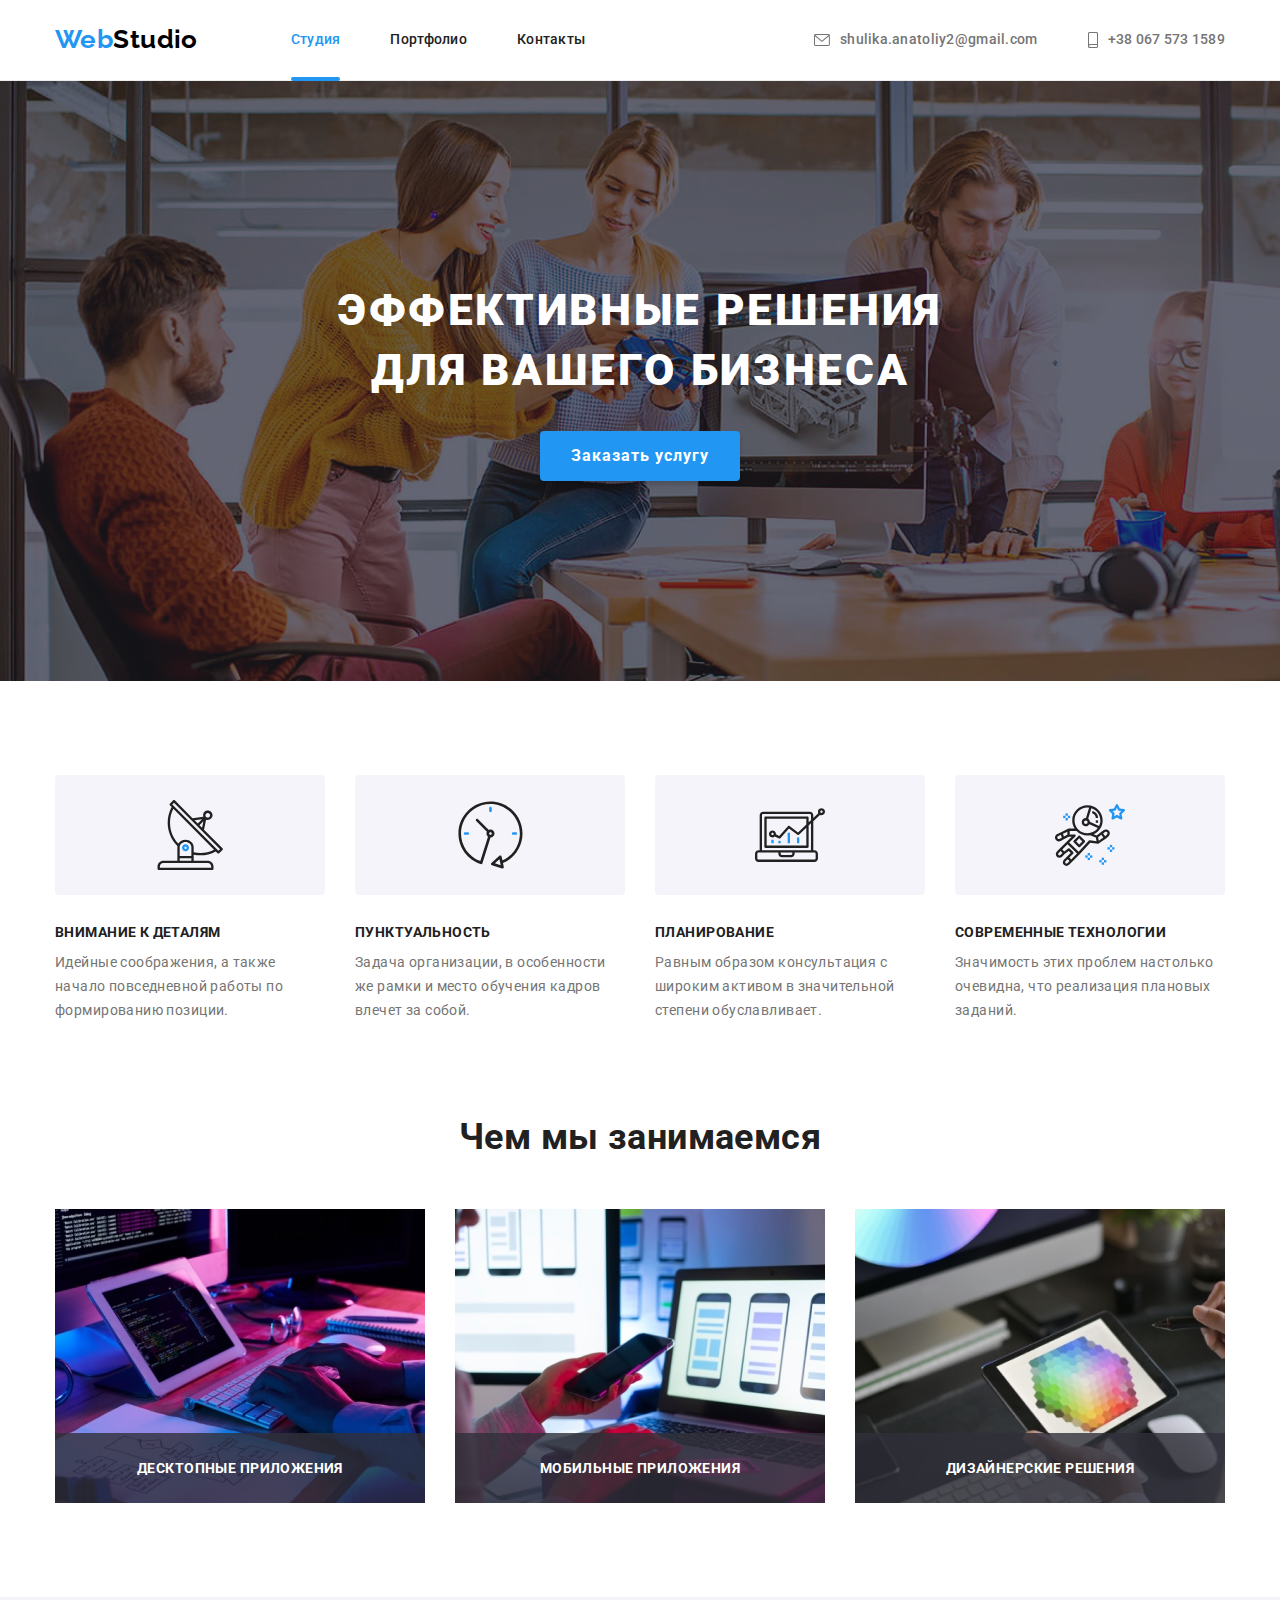
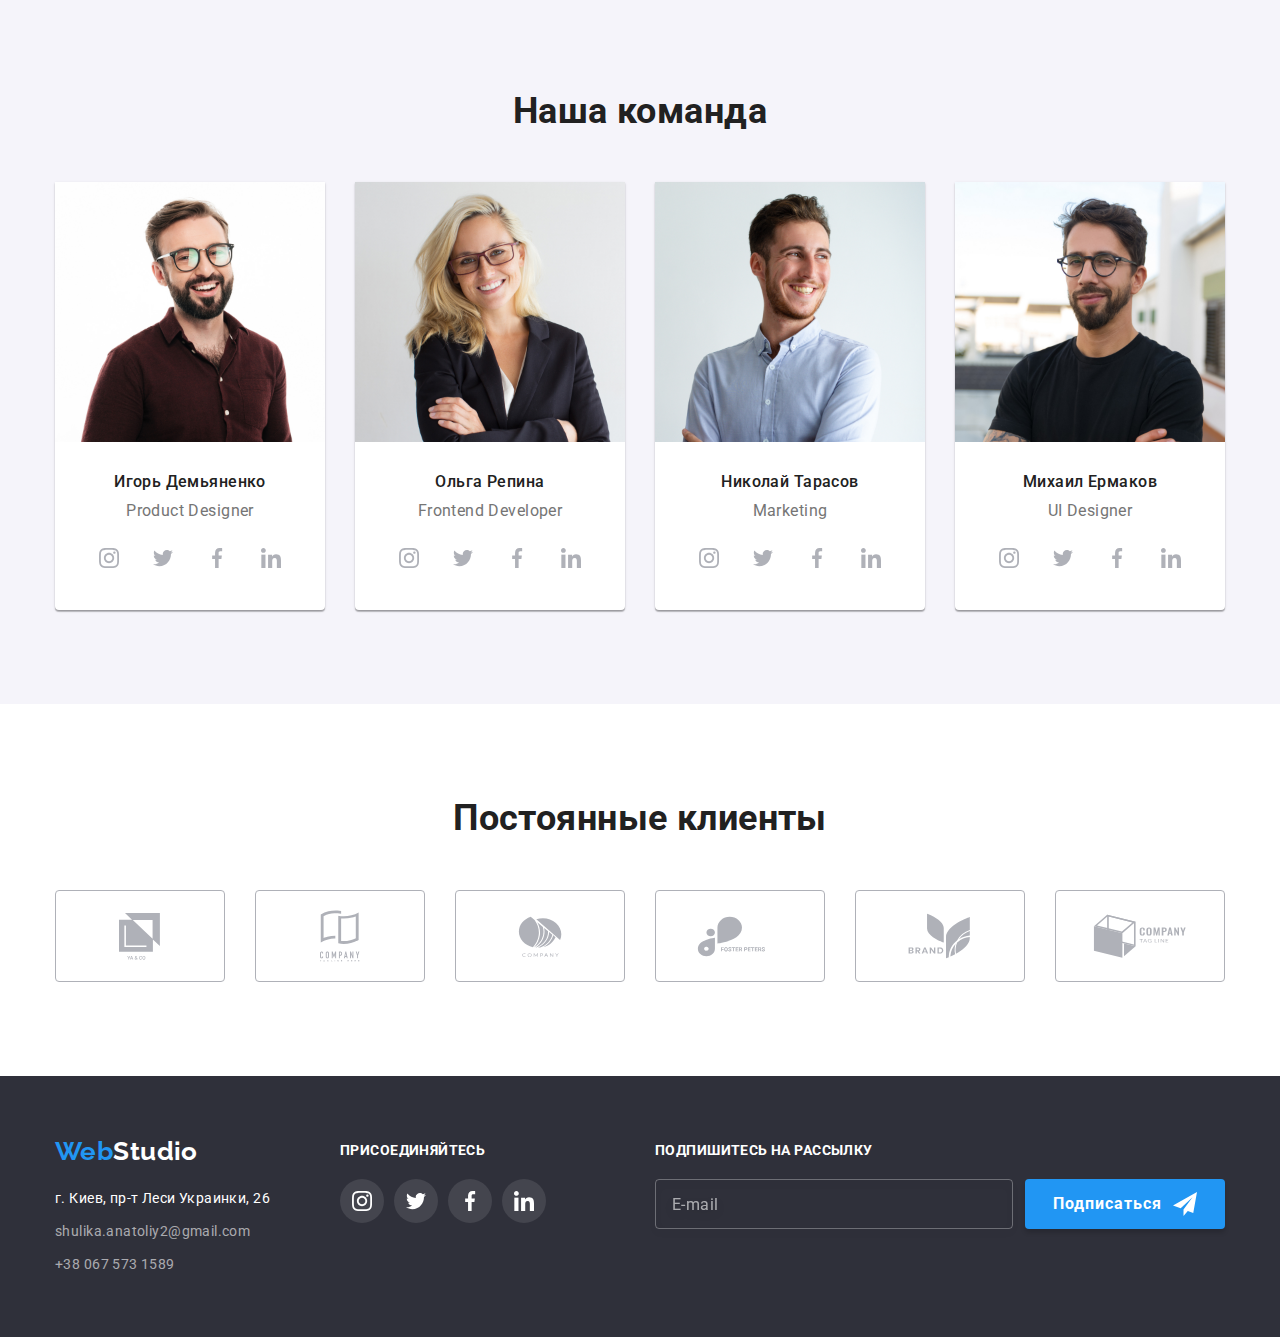
<file: index.html>
<!DOCTYPE html>
<html lang="ru">
  <head>
    <meta charset="UTF-8" />
    <meta http-equiv="X-UA-Compatible" content="IE=edge" />
    <meta name="viewport" content="width=device-width, initial-scale=1.0" />
    <link rel="preconnect" href="https://fonts.googleapis.com" />
    <link rel="preconnect" href="https://fonts.gstatic.com" crossorigin />
    <link
      href="https://fonts.googleapis.com/css2?family=Raleway:wght@700&family=Roboto:wght@400;500;700;900&display=swap"
      rel="stylesheet"
    />
    <link
      rel="stylesheet"
      href="https://cdnjs.cloudflare.com/ajax/libs/modern-normalize/1.1.0/modern-normalize.min.css"
    />
    <link rel="stylesheet" href="./styles/styles.css" />
    <title>GoIT Home Work 5</title>
  </head>
  <body>
    <!-- --------------------------------Header--------------------------------- -->
    <header class="header">
      <div class="container header-flex">
        <a class="logo" href="./index.html" lang="en"
          >Web<span class="logo-header">Studio</span></a
        >
        <!-- -----------------------Navigation -->
        <nav>
          <ul class="list-nav list">
            <li>
              <a class="header-link current" href="./index.html">Студия</a>
            </li>
            <li>
              <a class="header-link" href="./portfolio.html">Портфолио</a>
            </li>
            <li>
              <a
                class="header-link"
                href="https://github.com/anatoliyshulika/goit-markup-hw-01"
                >Контакты</a
              >
            </li>
          </ul>
        </nav>
        <!-- -----------------------Contacts -->
        <ul class="header-contact-list list">
          <li>
            <a
              class="header-link contact-link"
              href="mailto:shulika.anatoliy2@gmail.com"
              lang="en"
            >
              <svg class="icon" width="16" height="12">
                <use href="./images/svg/icons.svg#envelope"></use>
              </svg>
              <span>shulika.anatoliy2@gmail.com</span>
            </a>
          </li>
          <li>
            <a class="header-link contact-link" href="tel:+380675731589">
              <svg class="icon" width="10" height="16">
                <use href="./images/svg/icons.svg#smartphone"></use>
              </svg>
              <span>+38 067 573 1589</span></a
            >
          </li>
        </ul>
      </div>
    </header>
    <!-- --------------------------------Header--------------------------------- -->

    <!-- --------------------------------Main--------------------------------- -->
    <main>
      <!-- -----------------Hero -->
      <section class="section hero">
        <div class="box-title">
          <h1 class="hero-title">Эффективные решения для вашего бизнеса</h1>
        </div>
        <button class="hero-btn" type="button" data-modal-open>
          Заказать услугу
        </button>
      </section>
      <!-- ---Modal window- -->
      <div class="backdrop is-hidden" data-modal>
        <div class="modal">
          <button class="modal-close-btn" type="button" data-modal-close>
            <svg class="icon" width="18" height="18">
              <use href="./images/svg/icons.svg#close-black"></use>
            </svg>
          </button>
          <strong class="order-form-title"
            >Оставьте свои данные, мы вам перезвоним</strong
          >
          <form name="order-service" method="post">
            <label class="order-label">
              <span class="order-input-title">Имя</span>
              <div class="input-container">
                <input class="order-input" type="text" name="name" required />
                <svg class="input-icon" width="18" height="18">
                  <use href="./images/svg/icons.svg#person-black"></use>
                </svg>
              </div>
            </label>
            <label class="order-label">
              <span class="order-input-title">Телефон</span>
              <div class="input-container">
                <input class="order-input" type="tel" name="tel" required />
                <svg class="input-icon" width="18" height="18">
                  <use href="./images/svg/icons.svg#phone-black"></use>
                </svg>
              </div>
            </label>
            <label class="order-label">
              <span class="order-input-title">Почта</span>
              <div class="input-container">
                <input class="order-input" type="email" name="email" required />
                <svg class="input-icon" width="18" height="18">
                  <use href="./images/svg/icons.svg#email-black"></use>
                </svg>
              </div>
            </label>
            <label class="order-comment-label">
              <span class="order-input-title">Комментарий</span>
              <textarea
                class="comment-field"
                name="comment"
                placeholder="Введите текст"
              ></textarea>
            </label>
            <label class="agreement-label">
              <input
                class="native-checkbox visually-hidden"
                type="checkbox"
                name="agreement"
                required
              />
              <span class="my-checkbox">
                <svg class="check" width="17" height="13">
                  <use href="./images/svg/icons.svg#check"></use>
                </svg>
              </span>
              <span class="agreement-input-tekst"
                >Соглашаюсь с рассылкой и принимаю
                <a class="link-agreement" href="">Условия договора</a></span
              >
            </label>
            <button class="order-btn" type="submit">Отправить</button>
          </form>
        </div>
      </div>
      <!-- ---Modal window- -->
      <!-- -----------------Hero -->

      <!-- -----------------Our features -->
      <section class="section">
        <div class="container">
          <h2 class="visually-hidden">Наши особенности</h2>
          <ul class="list features-list">
            <li class="item">
              <div class="feature-icon">
                <svg width="70" height="70">
                  <use href="./images/svg/icons.svg#locator"></use>
                </svg>
              </div>
              <h3 class="titles features-title">Внимание к деталям</h3>
              <p class="features">
                Идейные соображения, а также начало повседневной работы по
                формированию позиции.
              </p>
            </li>
            <li class="item">
              <div class="feature-icon">
                <svg width="67" height="70">
                  <use href="./images/svg/icons.svg#clock"></use>
                </svg>
              </div>
              <h3 class="titles features-title">Пунктуальность</h3>
              <p class="features">
                Задача организации, в особенности же рамки и место обучения
                кадров влечет за собой.
              </p>
            </li>
            <li class="item">
              <div class="feature-icon">
                <svg width="70" height="70">
                  <use href="./images/svg/icons.svg#laptop"></use>
                </svg>
              </div>
              <h3 class="titles features-title">Планирование</h3>
              <p class="features">
                Равным образом консультация с широким активом в значительной
                степени обуславливает.
              </p>
            </li>
            <li class="item">
              <div class="feature-icon">
                <svg width="70" height="70">
                  <use href="./images/svg/icons.svg#astronaut"></use>
                </svg>
              </div>
              <h3 class="titles features-title">Современные технологии</h3>
              <p class="features">
                Значимость этих проблем настолько очевидна, что реализация
                плановых заданий.
              </p>
            </li>
          </ul>
        </div>
      </section>
      <!-- -----------------Our features -->

      <!-- -----------------What we do -->
      <section class="section what-we-do-section">
        <div class="container">
          <h2 class="content-title titles">Чем мы занимаемся</h2>
          <ul class="list what-we-do-list">
            <li class="item">
              <img
                src="./images/main-page/block-sheme.jpg"
                width="370"
                alt="Блок-схема рядом с компьютером"
              />
              <p class="what-we-do-title">Десктопные приложения</p>
            </li>
            <li class="item">
              <img
                src="./images/main-page/mobile-app.jpg"
                width="370"
                alt="Мобильный телефон в руках и на экране ноутбука"
              />
              <p class="what-we-do-title">Мобильные приложения</p>
            </li>
            <li class="item">
              <img
                src="./images/main-page/designig.jpg"
                width="370"
                alt="Рисунок на планешете"
              />
              <p class="what-we-do-title">Дизайнерские решения</p>
            </li>
          </ul>
        </div>
      </section>
      <!-- -----------------What we do -->

      <!-- -----------------Our team -->
      <section class="section our-team">
        <div class="container">
          <h2 class="content-title titles">Наша команда</h2>
          <ul class="list staff-list">
            <li class="staf-card item">
              <!-- Игоря Демьяненко -->
              <img
                src="./images/main-page/igor-demyanenko.jpg"
                width="270"
                alt="Фото Игоря Демьяненко Product Designer"
              />
              <div class="staff-discr">
                <h3 class="staff-title">Игорь Демьяненко</h3>
                <p class="major" lang="en">Product Designer</p>
                <ul class="list social-list">
                  <li class="item">
                    <a
                      class="social-link"
                      href=""
                      target="_blank"
                      rel="noreferrer noopener"
                      lang="en"
                      aria-label="instagram"
                    >
                      <svg class="icon" width="20" height="20">
                        <use href="./images/svg/icons.svg#instagram"></use>
                      </svg>
                    </a>
                  </li>
                  <li class="item">
                    <a
                      class="social-link"
                      href=""
                      target="_blank"
                      rel="noreferrer noopener"
                      lang="en"
                      aria-label="twitter"
                    >
                      <svg class="icon" width="20" height="20">
                        <use href="./images/svg/icons.svg#twitter"></use>
                      </svg>
                    </a>
                  </li>
                  <li class="item">
                    <a
                      class="social-link"
                      href="https://www.facebook.com/profile.php?id=100005367284716"
                      target="_blank"
                      rel="noreferrer noopener"
                      lang="en"
                      aria-label="facebook"
                    >
                      <svg class="icon" width="20" height="20">
                        <use href="./images/svg/icons.svg#facebook"></use>
                      </svg>
                    </a>
                  </li>
                  <li class="item">
                    <a
                      class="social-link"
                      href="https://www.linkedin.com/in/anatoliy-shulika-77a064154"
                      target="_blank"
                      rel="noreferrer noopener"
                      lang="en"
                      aria-label="linkedin"
                    >
                      <svg class="icon" width="20" height="20">
                        <use href="./images/svg/icons.svg#linkedin"></use>
                      </svg>
                    </a>
                  </li>
                </ul>
              </div>
            </li>
            <li class="staf-card item">
              <!-- Ольга Репина -->
              <img
                src="./images/main-page/olga-repina.jpg"
                width="270"
                alt="Фото Ольги Репиной Frontend Developer"
              />
              <div class="staff-discr">
                <h3 class="staff-title">Ольга Репина</h3>
                <p class="major" lang="en">Frontend Developer</p>
                <ul class="list social-list">
                  <li class="item">
                    <a
                      class="social-link"
                      href=""
                      target="_blank"
                      rel="noreferrer noopener"
                      lang="en"
                      aria-label="instagram"
                    >
                      <svg class="icon" width="20" height="20">
                        <use href="./images/svg/icons.svg#instagram"></use>
                      </svg>
                    </a>
                  </li>
                  <li class="item">
                    <a
                      class="social-link"
                      href=""
                      target="_blank"
                      rel="noreferrer noopener"
                      lang="en"
                      aria-label="twitter"
                    >
                      <svg class="icon" width="20" height="20">
                        <use href="./images/svg/icons.svg#twitter"></use>
                      </svg>
                    </a>
                  </li>
                  <li class="item">
                    <a
                      class="social-link"
                      href="https://www.facebook.com/profile.php?id=100005367284716"
                      target="_blank"
                      rel="noreferrer noopener"
                      lang="en"
                      aria-label="facebook"
                    >
                      <svg class="icon" width="20" height="20">
                        <use href="./images/svg/icons.svg#facebook"></use>
                      </svg>
                    </a>
                  </li>
                  <li class="item">
                    <a
                      class="social-link"
                      href="https://www.linkedin.com/in/anatoliy-shulika-77a064154"
                      target="_blank"
                      rel="noreferrer noopener"
                      lang="en"
                      aria-label="linkedin"
                    >
                      <svg class="icon" width="20" height="20">
                        <use href="./images/svg/icons.svg#linkedin"></use>
                      </svg>
                    </a>
                  </li>
                </ul>
              </div>
            </li>
            <li class="staf-card item">
              <!-- Николай Тарасов -->
              <img
                src="./images/main-page/nikolai-tarasov.jpg"
                width="270"
                alt="Фото Николая Тарасова Marketing"
              />
              <div class="staff-discr">
                <h3 class="staff-title">Николай Тарасов</h3>
                <p class="major" lang="en">Marketing</p>
                <ul class="list social-list">
                  <li class="item">
                    <a
                      class="social-link"
                      href=""
                      target="_blank"
                      rel="noreferrer noopener"
                      lang="en"
                      aria-label="instagram"
                    >
                      <svg class="icon" width="20" height="20">
                        <use href="./images/svg/icons.svg#instagram"></use>
                      </svg>
                    </a>
                  </li>
                  <li class="item">
                    <a
                      class="social-link"
                      href=""
                      target="_blank"
                      rel="noreferrer noopener"
                      lang="en"
                      aria-label="twitter"
                    >
                      <svg class="icon" width="20" height="20">
                        <use href="./images/svg/icons.svg#twitter"></use>
                      </svg>
                    </a>
                  </li>
                  <li class="item">
                    <a
                      class="social-link"
                      href="https://www.facebook.com/profile.php?id=100005367284716"
                      target="_blank"
                      rel="noreferrer noopener"
                      lang="en"
                      aria-label="facebook"
                    >
                      <svg class="icon" width="20" height="20">
                        <use href="./images/svg/icons.svg#facebook"></use>
                      </svg>
                    </a>
                  </li>
                  <li class="item">
                    <a
                      class="social-link"
                      href="https://www.linkedin.com/in/anatoliy-shulika-77a064154"
                      target="_blank"
                      rel="noreferrer noopener"
                      lang="en"
                      aria-label="linkedin"
                    >
                      <svg class="icon" width="20" height="20">
                        <use href="./images/svg/icons.svg#linkedin"></use>
                      </svg>
                    </a>
                  </li>
                </ul>
              </div>
            </li>
            <li class="staf-card item">
              <!-- Михаил Ермаков -->
              <img
                src="./images/main-page/mikhail-ermakov.jpg"
                width="270"
                alt="Фото Михаила Ермакова UI Designer"
              />
              <div class="staff-discr">
                <h3 class="staff-title">Михаил Ермаков</h3>
                <p class="major" lang="en">UI Designer</p>
                <ul class="list social-list">
                  <li class="item">
                    <a
                      class="social-link"
                      href=""
                      target="_blank"
                      rel="noreferrer noopener"
                      lang="en"
                      aria-label="instagram"
                    >
                      <svg class="icon" width="20" height="20">
                        <use href="./images/svg/icons.svg#instagram"></use>
                      </svg>
                    </a>
                  </li>
                  <li class="item">
                    <a
                      class="social-link"
                      href=""
                      target="_blank"
                      rel="noreferrer noopener"
                      lang="en"
                      aria-label="twitter"
                    >
                      <svg class="icon" width="20" height="20">
                        <use href="./images/svg/icons.svg#twitter"></use>
                      </svg>
                    </a>
                  </li>
                  <li class="item">
                    <a
                      class="social-link"
                      href="https://www.facebook.com/profile.php?id=100005367284716"
                      target="_blank"
                      rel="noreferrer noopener"
                      lang="en"
                      aria-label="facebook"
                    >
                      <svg class="icon" width="20" height="20">
                        <use href="./images/svg/icons.svg#facebook"></use>
                      </svg>
                    </a>
                  </li>
                  <li class="item">
                    <a
                      class="social-link"
                      href="https://www.linkedin.com/in/anatoliy-shulika-77a064154"
                      target="_blank"
                      rel="noreferrer noopener"
                      lang="en"
                      aria-label="linkedin"
                    >
                      <svg class="icon" width="20" height="20">
                        <use href="./images/svg/icons.svg#linkedin"></use>
                      </svg>
                    </a>
                  </li>
                </ul>
              </div>
            </li>
          </ul>
        </div>
      </section>
      <!-- -----------------Our team -->
      <!-- -----------------Regular customers -->
      <section class="section">
        <div class="container">
          <h2 class="content-title titles">Постоянные клиенты</h2>
          <ul class="list customers-list">
            <li class="item">
              <a
                class="customers-link"
                href=""
                target="_blank"
                rel="noreferrer noopener"
                lang="en"
                aria-label="ya&co"
              >
                <svg class="icon" width="41" height="47">
                  <use href="./images/svg/icons.svg#yaco"></use>
                </svg>
              </a>
            </li>
            <li class="item">
              <a
                class="customers-link"
                href=""
                target="_blank"
                rel="noreferrer noopener"
                lang="en"
                aria-label="company tagline here"
              >
                <svg class="icon" width="40" height="52">
                  <use href="./images/svg/icons.svg#tagline-here"></use>
                </svg>
              </a>
            </li>
            <li class="item">
              <a
                class="customers-link"
                href=""
                target="_blank"
                rel="noreferrer noopener"
                lang="en"
                aria-label="company"
              >
                <svg class="icon" width="44" height="41">
                  <use href="./images/svg/icons.svg#half-sfere"></use>
                </svg>
              </a>
            </li>
            <li class="item">
              <a
                class="customers-link"
                href=""
                target="_blank"
                rel="noreferrer noopener"
                lang="en"
                aria-label="foster peters"
              >
                <svg class="icon" width="85" height="41">
                  <use href="./images/svg/icons.svg#foster-peters"></use>
                </svg>
              </a>
            </li>
            <li class="item">
              <a
                class="customers-link"
                href=""
                target="_blank"
                rel="noreferrer noopener"
                lang="en"
                aria-label="brand"
              >
                <svg class="icon" width="63" height="46">
                  <use href="./images/svg/icons.svg#brand"></use>
                </svg>
              </a>
            </li>
            <li class="item">
              <a
                class="customers-link"
                href=""
                target="_blank"
                rel="noreferrer noopener"
                lang="en"
                aria-label="company tag line"
              >
                <svg class="icon" width="94" height="44">
                  <use href="./images/svg/icons.svg#tagline-company"></use>
                </svg>
              </a>
            </li>
          </ul>
        </div>
      </section>
      <!-- -----------------Regular customers -->
    </main>
    <!-- --------------------------------Main--------------------------------- -->

    <!-- --------------------------------Footer--------------------------------- -->
    <footer class="footer">
      <div class="container">
        <div class="footer-address">
          <a class="logo" href="./index.html" lang="en"
            >Web<span class="logo-footer">Studio</span></a
          >
          <address>
            <ul class="address-list">
              <li class="item">
                <p class="post-address">г. Киев, пр-т Леси Украинки, 26</p>
              </li>
              <li class="item">
                <p>
                  <a
                    class="link-address"
                    href="mailto:shulika.anatoliy2@gmail.com"
                    lang="en"
                    >shulika.anatoliy2@gmail.com</a
                  >
                </p>
              </li>
              <li class="item">
                <p>
                  <a class="link-address" href="tel:+380675731589"
                    >+38 067 573 1589</a
                  >
                </p>
              </li>
            </ul>
          </address>
        </div>
        <div>
          <p class="join">Присоединяйтесь</p>
          <ul class="list social-list social-footer">
            <li class="item">
              <a
                class="social-link"
                href=""
                target="_blank"
                rel="noreferrer noopener"
                lang="en"
                aria-label="instagram"
              >
                <svg class="icon" width="20" height="20">
                  <use href="./images/svg/icons.svg#instagram"></use>
                </svg>
              </a>
            </li>
            <li class="item">
              <a
                class="social-link"
                href=""
                target="_blank"
                rel="noreferrer noopener"
                lang="en"
                aria-label="twitter"
              >
                <svg class="icon" width="20" height="20">
                  <use href="./images/svg/icons.svg#twitter"></use>
                </svg>
              </a>
            </li>
            <li class="item">
              <a
                class="social-link"
                href="https://www.facebook.com/profile.php?id=100005367284716"
                target="_blank"
                rel="noreferrer noopener"
                lang="en"
                aria-label="facebook"
              >
                <svg class="icon" width="20" height="20">
                  <use href="./images/svg/icons.svg#facebook"></use>
                </svg>
              </a>
            </li>
            <li class="item">
              <a
                class="social-link"
                href="https://www.linkedin.com/in/anatoliy-shulika-77a064154"
                target="_blank"
                rel="noreferrer noopener"
                lang="en"
                aria-label="linkedin"
              >
                <svg class="icon" width="20" height="20">
                  <use href="./images/svg/icons.svg#linkedin"></use>
                </svg>
              </a>
            </li>
          </ul>
        </div>
        <div class="footer-form-container">
          <strong class="join">Подпишитесь на рассылку</strong>
          <form class="subscribe-form" name="subscribe" method="">
            <label>
              <input
                class="subscribe-input"
                type="email"
                placeholder="E-mail"
                required
              />
            </label>
            <button type="submit" class="subscribe-btn">
              Подписаться
              <svg class="icon" width="24" height="24">
                <use href="./images/svg/icons.svg#icon-send"></use>
              </svg>
            </button>
          </form>
        </div>
      </div>
    </footer>
    <!-- --------------------------------Footer--------------------------------- -->
    <script src="./js/modal.js"></script>
  </body>
</html>
</file>
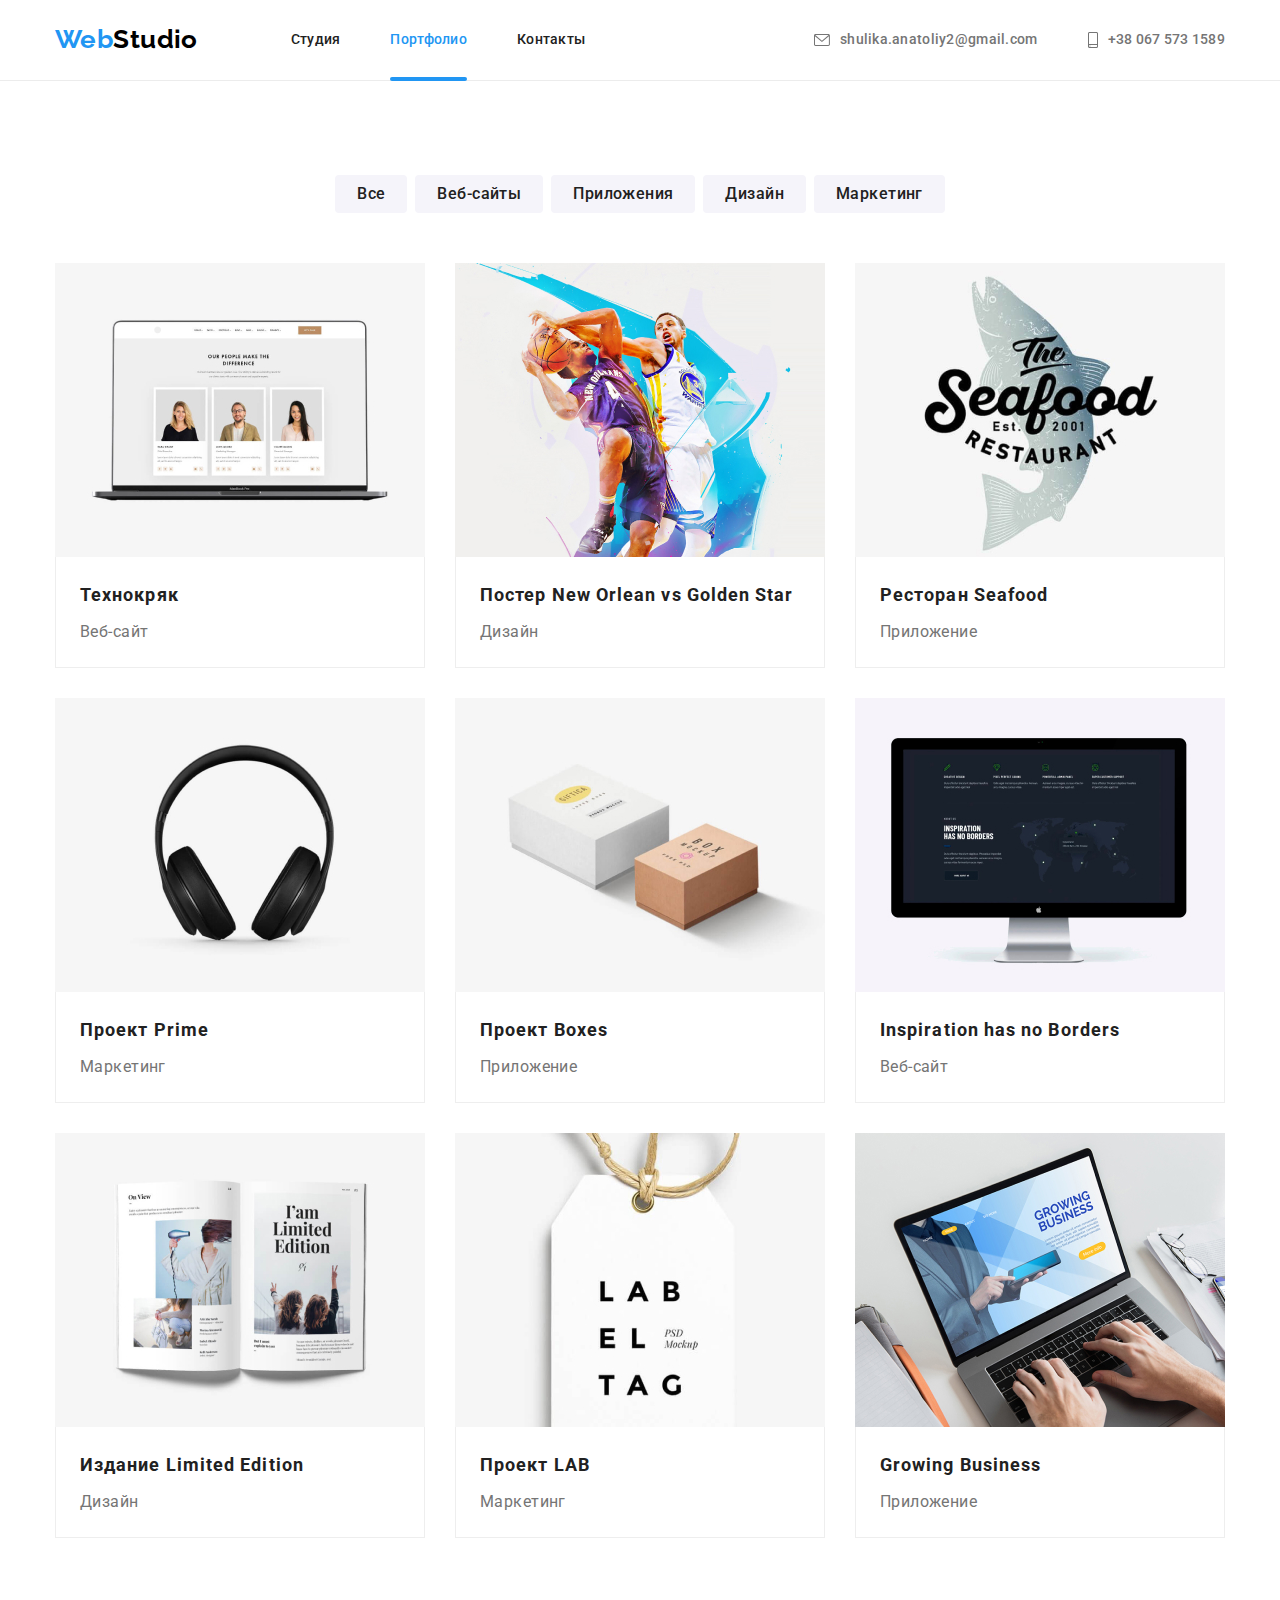
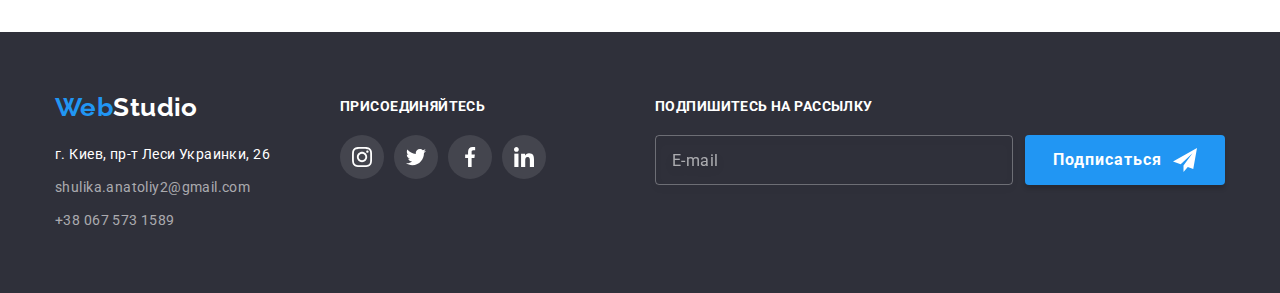
<file: portfolio.html>
<!DOCTYPE html>
<html lang="ru">
  <head>
    <meta charset="UTF-8" />
    <meta http-equiv="X-UA-Compatible" content="IE=edge" />
    <meta name="viewport" content="width=device-width, initial-scale=1.0" />
    <link rel="preconnect" href="https://fonts.googleapis.com" />
    <link rel="preconnect" href="https://fonts.gstatic.com" crossorigin />
    <link
      href="https://fonts.googleapis.com/css2?family=Raleway:wght@700&family=Roboto:wght@400;500;700;900&display=swap"
      rel="stylesheet"
    />
    <link
      rel="stylesheet"
      href="https://cdnjs.cloudflare.com/ajax/libs/modern-normalize/1.1.0/modern-normalize.min.css"
    />
    <link rel="stylesheet" href="./styles/styles.css" />
    <link rel="stylesheet" href="./js/modal.js" />
    <title>GoIT Home Work 4</title>
  </head>
  <body>
    <!-- --------------------------------Header--------------------------------- -->
    <header class="header">
      <div class="container header-flex">
        <a class="logo" href="./index.html" lang="en"
          >Web<span class="logo-header">Studio</span></a
        >
        <!-- -----------------------Navigation -->
        <nav>
          <ul class="list-nav list">
            <li>
              <a class="header-link" href="./index.html">Студия</a>
            </li>
            <li>
              <a class="header-link current" href="./portfolio.html"
                >Портфолио</a
              >
            </li>
            <li>
              <a
                class="header-link"
                href="https://github.com/anatoliyshulika/goit-markup-hw-01"
                >Контакты</a
              >
            </li>
          </ul>
        </nav>
        <!-- -----------------------Contacts -->
        <ul class="header-contact-list list">
          <li>
            <a
              class="header-link contact-link"
              href="mailto:shulika.anatoliy2@gmail.com"
              lang="en"
            >
              <svg class="icon" width="16" height="12">
                <use href="./images/svg/icons.svg#envelope"></use>
              </svg>
              <span>shulika.anatoliy2@gmail.com</span>
            </a>
          </li>
          <li>
            <a class="header-link contact-link" href="tel:+380675731589">
              <svg class="icon" width="10" height="16">
                <use href="./images/svg/icons.svg#smartphone"></use>
              </svg>
              <span>+38 067 573 1589</span></a
            >
          </li>
        </ul>
      </div>
    </header>
    <!-- --------------------------------Header--------------------------------- -->

    <!-- --------------------------------Main--------------------------------- -->
    <main>
      <section class="section">
        <div class="container">
          <h1 class="visually-hidden">Портфолио</h1>
          <ul class="btn-list">
            <li class="item">
              <button class="works-btn" type="button">Все</button>
            </li>
            <li class="item">
              <button class="works-btn" type="button">Веб-сайты</button>
            </li>
            <li class="item">
              <button class="works-btn" type="button">Приложения</button>
            </li>
            <li class="item">
              <button class="works-btn" type="button">Дизайн</button>
            </li>
            <li class="item">
              <button class="works-btn" type="button">Маркетинг</button>
            </li>
          </ul>
          <!-- ---------------work list -->
          <ul class="list work-list">
            <!-- Технокряк -->
            <li class="item">
              <a class="work-list-link" href="">
                <div class="card">
                  <img
                    src="./images/portfolio/tekhnokrak.jpg"
                    width="370"
                    height="294"
                    alt="Ноутбук с фото на экране"
                  />
                  <div class="overlay">
                    <p>
                      Ресурс предлагает комплексные предложения с разным уровнем
                      функционала и сервисов. Все это позволит посетителю
                      получить исчерпывающие сведения о компании или частном
                      лице.
                    </p>
                  </div>
                </div>
                <div class="card-container">
                  <h2 class="work-title titles">Технокряк</h2>
                  <p class="discr-title">Веб-сайт</p>
                </div>
              </a>
            </li>
            <!-- Постер New Orlean vs Golden Star -->
            <li class="item">
              <a class="work-list-link" href="">
                <div class="card">
                  <img
                    src="./images/portfolio/orlean-vs-golden-star.jpg"
                    width="370"
                    height="294"
                    alt="Постер New Orlean vs Golden Star"
                  />
                  <div class="overlay">
                    <p>
                      Ресурс предлагает комплексные предложения с разным уровнем
                      функционала и сервисов. Все это позволит посетителю
                      получить исчерпывающие сведения о компании или частном
                      лице.
                    </p>
                  </div>
                </div>
                <div class="card-container">
                  <h2 class="work-title titles">
                    Постер New Orlean vs Golden Star
                  </h2>
                  <p class="discr-title">Дизайн</p>
                </div>
              </a>
            </li>
            <!-- Ресторан Seafood -->
            <li class="item">
              <a class="work-list-link" href="">
                <div class="card">
                  <img
                    src="./images/portfolio/seafood.jpg"
                    width="370"
                    height="294"
                    alt="Логотип ресторана сифуд"
                  />
                  <div class="overlay">
                    <p>
                      Ресурс предлагает комплексные предложения с разным уровнем
                      функционала и сервисов. Все это позволит посетителю
                      получить исчерпывающие сведения о компании или частном
                      лице.
                    </p>
                  </div>
                </div>
                <div class="card-container">
                  <h2 class="work-title titles">Ресторан Seafood</h2>
                  <p class="discr-title">Приложение</p>
                </div>
              </a>
            </li>
            <!-- Проект Prime -->
            <li class="item">
              <a class="work-list-link" href="">
                <div class="card">
                  <img
                    src="./images/portfolio/prime.jpg"
                    width="370"
                    height="294"
                    alt="Наушники"
                  />
                  <div class="overlay">
                    <p>
                      Ресурс предлагает комплексные предложения с разным уровнем
                      функционала и сервисов. Все это позволит посетителю
                      получить исчерпывающие сведения о компании или частном
                      лице.
                    </p>
                  </div>
                </div>
                <div class="card-container">
                  <h2 class="work-title titles">Проект Prime</h2>
                  <p class="discr-title">Маркетинг</p>
                </div>
              </a>
            </li>
            <!-- Проект Boxes -->
            <li class="item">
              <a class="work-list-link" href="">
                <div class="card">
                  <img
                    src="./images/portfolio/boxes.jpg"
                    width="370"
                    height="294"
                    alt="Картонные коробки"
                  />
                  <div class="overlay">
                    <p>
                      Ресурс предлагает комплексные предложения с разным уровнем
                      функционала и сервисов. Все это позволит посетителю
                      получить исчерпывающие сведения о компании или частном
                      лице.
                    </p>
                  </div>
                </div>
                <div class="card-container">
                  <h2 class="work-title titles">Проект Boxes</h2>
                  <p class="discr-title">Приложение</p>
                </div>
              </a>
            </li>
            <!-- Inspiration has no Borders -->
            <li class="item">
              <a class="work-list-link" href="">
                <div class="card">
                  <img
                    src="./images/portfolio/inspiration-has-no-borders.jpg"
                    width="370"
                    height="294"
                    alt="Монитор с изображением сайта"
                  />
                  <div class="overlay">
                    <p>
                      Ресурс предлагает комплексные предложения с разным уровнем
                      функционала и сервисов. Все это позволит посетителю
                      получить исчерпывающие сведения о компании или частном
                      лице.
                    </p>
                  </div>
                </div>
                <div class="card-container">
                  <h2 class="work-title titles">Inspiration has no Borders</h2>
                  <p class="discr-title">Веб-сайт</p>
                </div>
              </a>
            </li>
            <!-- Издание Limited Edition -->
            <li class="item">
              <a class="work-list-link" href="">
                <div class="card">
                  <img
                    src="./images/portfolio/limited-edition.jpg"
                    width="370"
                    height="294"
                    alt="Развернутая книга"
                  />
                  <div class="overlay">
                    <p>
                      Ресурс предлагает комплексные предложения с разным уровнем
                      функционала и сервисов. Все это позволит посетителю
                      получить исчерпывающие сведения о компании или частном
                      лице.
                    </p>
                  </div>
                </div>
                <div class="card-container">
                  <h2 class="work-title titles">Издание Limited Edition</h2>
                  <p class="discr-title">Дизайн</p>
                </div>
              </a>
            </li>
            <!-- Проект LAB -->
            <li class="item">
              <a class="work-list-link" href="">
                <div class="card">
                  <img
                    src="./images/portfolio/lab.jpg"
                    width="370"
                    height="294"
                    alt="Бирка с надписью"
                  />
                  <div class="overlay">
                    <p>
                      Ресурс предлагает комплексные предложения с разным уровнем
                      функционала и сервисов. Все это позволит посетителю
                      получить исчерпывающие сведения о компании или частном
                      лице.
                    </p>
                  </div>
                </div>
                <div class="card-container">
                  <h2 class="work-title titles">Проект LAB</h2>
                  <p class="discr-title">Маркетинг</p>
                </div>
              </a>
            </li>
            <!-- Growing Business -->
            <li class="item">
              <a class="work-list-link" href="">
                <div class="card">
                  <img
                    src="./images/portfolio/growing-business.jpg"
                    width="370"
                    height="294"
                    alt="Ноутбук с приложением на экране"
                  />
                  <div class="overlay">
                    <p>
                      Ресурс предлагает комплексные предложения с разным уровнем
                      функционала и сервисов. Все это позволит посетителю
                      получить исчерпывающие сведения о компании или частном
                      лице.
                    </p>
                  </div>
                </div>
                <div class="card-container">
                  <h2 class="work-title titles">Growing Business</h2>
                  <p class="discr-title">Приложение</p>
                </div>
              </a>
            </li>
          </ul>
          <!-- ---------------work list -->
        </div>
      </section>
    </main>
    <!-- --------------------------------Main--------------------------------- -->

    <!-- --------------------------------Footer--------------------------------- -->
    <footer class="footer">
      <div class="container">
        <div class="footer-address">
          <a class="logo" href="./index.html" lang="en"
            >Web<span class="logo-footer">Studio</span></a
          >
          <address>
            <ul class="address-list">
              <li class="item">
                <p class="post-address">г. Киев, пр-т Леси Украинки, 26</p>
              </li>
              <li class="item">
                <p>
                  <a
                    class="link-address"
                    href="mailto:shulika.anatoliy2@gmail.com"
                    lang="en"
                    >shulika.anatoliy2@gmail.com</a
                  >
                </p>
              </li>
              <li class="item">
                <p>
                  <a class="link-address" href="tel:+380675731589"
                    >+38 067 573 1589</a
                  >
                </p>
              </li>
            </ul>
          </address>
        </div>
        <div>
          <p class="join">Присоединяйтесь</p>
          <ul class="list social-list social-footer">
            <li class="item">
              <a
                class="social-link"
                href=""
                target="_blank"
                rel="noreferrer noopener"
                lang="en"
                aria-label="instagram"
              >
                <svg class="icon" width="20" height="20">
                  <use href="./images/svg/icons.svg#instagram"></use>
                </svg>
              </a>
            </li>
            <li class="item">
              <a
                class="social-link"
                href=""
                target="_blank"
                rel="noreferrer noopener"
                lang="en"
                aria-label="twitter"
              >
                <svg class="icon" width="20" height="20">
                  <use href="./images/svg/icons.svg#twitter"></use>
                </svg>
              </a>
            </li>
            <li class="item">
              <a
                class="social-link"
                href="https://www.facebook.com/profile.php?id=100005367284716"
                target="_blank"
                rel="noreferrer noopener"
                lang="en"
                aria-label="facebook"
              >
                <svg class="icon" width="20" height="20">
                  <use href="./images/svg/icons.svg#facebook"></use>
                </svg>
              </a>
            </li>
            <li class="item">
              <a
                class="social-link"
                href="https://www.linkedin.com/in/anatoliy-shulika-77a064154"
                target="_blank"
                rel="noreferrer noopener"
                lang="en"
                aria-label="linkedin"
              >
                <svg class="icon" width="20" height="20">
                  <use href="./images/svg/icons.svg#linkedin"></use>
                </svg>
              </a>
            </li>
          </ul>
        </div>
        <div class="footer-form-container">
          <strong class="join">Подпишитесь на рассылку</strong>
          <form class="subscribe-form" name="subscribe" method="">
            <label>
              <input
                class="subscribe-input"
                type="email"
                placeholder="E-mail"
                required
              />
            </label>
            <button type="submit" class="subscribe-btn">
              Подписаться
              <svg class="icon" width="24" height="24">
                <use href="./images/svg/icons.svg#icon-send"></use>
              </svg>
            </button>
          </form>
        </div>
      </div>
    </footer>
    <!-- --------------------------------Footer--------------------------------- -->
  </body>
</html>
</file>
<file: styles/styles.css>
/* Global variables */
:root {
  --main-white-color: #ffffff;
  --main-black-color: #000000;
  --main-text-color: #757575;
  --second-text-title-color: #212121;
  --accent-color: #2196f3;
  --accent-bg-color: #2f303a;
  --hero-btn-hover-bg-color: #188ce8;
  --our-team-bg-color: #f5f4fa;
  --work-item-border-color: #eeeeee;
  --heder-bord-color: #ececec;
  --svg-icon-color: #afb1b8;
  --num-of-cards: 1; /*number of cards in flex grid*/
  --space-between: 30px; /*space betwwen cards*/
  --timing-function: 250ms cubic-bezier(0.4, 0, 0.2, 1);
}

/* -------------------------Common styles--------------------------- */
body {
  font-family: Roboto, sans-serif;
  font-size: 14px;
  letter-spacing: 0.03em;

  background-color: var(--main-white-color);
  color: var(--main-text-color);
}

/* Reset some styles */
h1,
h2,
h3,
p,
ul {
  margin: 0;
  padding: 0;
}

.section {
  padding: 94px 0;
  max-width: 1600px;
  margin-left: auto;
  margin-right: auto;
}

.visually-hidden {
  position: absolute;
  width: 1px;
  height: 1px;
  margin: -1px;
  border: 0;
  padding: 0;
  white-space: nowrap;
  clip-path: inset(100%);
  clip: rect(0 0 0 0);
  overflow: hidden;
}

.titles {
  font-weight: 700;
  color: var(--second-text-title-color);
}

img {
  display: block;
  max-width: 100%;
  height: auto;
}

.list {
  list-style: none;
  display: flex;
  flex-wrap: wrap;
}

.container {
  padding-left: 15px;
  padding-right: 15px;
  width: 1200px;
  margin: 0 auto;
}

/* It is formula for gridding flex */
.list > .item {
  margin-right: var(--space-between);
  flex-basis: calc(
    (100% - (var(--space-between) * (var(--num-of-cards) - 1))) /
      var(--num-of-cards)
  );
}

.icon {
  fill: currentColor;
}
/* -------------------------Common styles--------------------------- */

/* -------------------------------Header----------------------------- */
.header {
  width: 100%;

  border-bottom: 1px solid var(--heder-bord-color);
  background-color: var(--main-white-color);
}
.header-flex {
  display: flex;
  align-items: center;
}

.logo {
  padding-top: 20px;
  padding-bottom: 20px;
  vertical-align: middle;

  font-family: Raleway, sans-serif;
  font-weight: 700;
  font-size: 26px;
  line-height: 1.2;
  text-decoration: none;
  letter-spacing: inherit;

  color: var(--accent-color);
}

.logo-header {
  color: var(--main-black-color);
  margin-right: 93px;
}

/* -----------------------Navigation and contacts */
.list-nav > li:not(:first-child) {
  margin-left: 50px;
}

.header-contact-list {
  margin-left: auto;
}

.header-contact-list > li:not(:first-child) {
  margin-left: 50px;
}

.header-link {
  display: inline-block;
  padding-top: 32px;
  padding-bottom: 32px;

  text-decoration: none;
  font-weight: 500;
  font-size: inherit;
  line-height: 1.14;
  letter-spacing: 0.02em;

  color: var(--second-text-title-color);

  transition: color var(--timing-function);
}

.header-link:hover,
.header-link:focus {
  color: var(--accent-color);
}

.current {
  color: var(--accent-color);
  position: relative;
}

.current::after {
  position: absolute;
  bottom: 0;
  transform: translateY(1px);

  display: block;
  width: 100%;
  height: 4px;

  content: "";

  border-radius: 2px;
  background-color: var(--accent-color);
}

.contact-link {
  display: flex;
  align-items: center;

  color: inherit;
}

.contact-link .icon {
  margin-right: 10px;
}

/* -----------------------Navigation and contacts */
/* -------------------------------Header----------------------------- */

/* -------------------------------Main----------------------------- */
/* ----------------------- Hero */
.hero {
  min-height: 600px;
  padding-top: 200px;
  text-align: center;

  background-color: var(--accent-bg-color);
  background-image: linear-gradient(
      rgba(47, 48, 58, 0.4),
      rgba(47, 48, 58, 0.4)
    ),
    url(../images/main-page/hero.jpg), linear-gradient(#c4c4c4, #c4c4c4);
  background-repeat: no-repeat;
  background-size: cover;
}

.box-title {
  width: 700px;
  margin-top: 0;
  margin-bottom: 30px;
  margin-left: auto;
  margin-right: auto;
}

.hero-title {
  font-weight: 900;
  font-size: 44px;
  line-height: 1.36;
  letter-spacing: 0.06em;
  text-transform: uppercase;

  color: var(--main-white-color);
}

.hero-btn {
  width: 200px;
  height: 50px;

  box-shadow: 0px 4px 4px rgba(0, 0, 0, 0.15);
  border-radius: 4px;
  border: none;

  font-family: inherit;
  font-weight: 700;
  font-size: 16px;
  line-height: 1.88;
  letter-spacing: 0.06em;

  color: var(--main-white-color);
  background-color: var(--accent-color);
  transition: background-color var(--timing-function);

  cursor: pointer;
}

.hero-btn:hover,
.hero-btn:focus {
  background-color: var(--hero-btn-hover-bg-color);
}

/* ---Modal window--- */
.backdrop {
  position: fixed;
  top: 0;
  left: 0;
  z-index: 11;

  width: 100vw;
  height: 100vh;

  background-color: rgba(0, 0, 0, 0.2);

  opacity: 1;
  visibility: visible;

  transition: opacity var(--timing-function), visibility var(--timing-function);
}

.backdrop.is-hidden {
  opacity: 0;
  visibility: hidden;
  pointer-events: none;
}

.backdrop.is-hidden .modal {
  transform: translate(-50%, -50%) scale(0.8);
}

.modal {
  position: absolute;
  top: 50%;
  left: 50%;
  transform: translate(-50%, -50%) scale(1);
  transition: transform var(--timing-function);

  min-width: 528px;
  min-height: 581px;
  padding: 40px;

  background: var(--main-white-color);
  box-shadow: 0px 1px 3px rgba(0, 0, 0, 0.12), 0px 1px 1px rgba(0, 0, 0, 0.14),
    0px 2px 1px rgba(0, 0, 0, 0.2);
  border-radius: 4px;
}

.modal-close-btn {
  position: absolute;
  top: 0;
  right: 0;
  transform: translate(-8px, 8px);

  display: flex;
  align-items: center;
  justify-content: center;
  width: 30px;
  height: 30px;

  background-color: var(--main-white-color);
  border-radius: 50%;
  border: 1px solid rgba(0, 0, 0, 0.1);

  cursor: pointer;

  transition: color var(--timing-function);
}

.modal-close-btn:hover,
.modal-close-btn:focus {
  color: var(--accent-color);
}

/* -------- modal form styling */
.order-form-title {
  display: block;
  margin-bottom: 12px;

  font-weight: 700;
  font-size: 20px;
  line-height: 1.15;
  text-align: center;
  letter-spacing: 0.03em;

  color: var(--second-text-title-color);
}

.order-label {
  display: block;
  height: 58px;
  margin-bottom: 10px;
}

.order-input-title {
  display: inline-block;
  margin-bottom: 4px;
  font-size: 12px;
  line-height: 1.17;
  letter-spacing: 0.01em;
}

.input-container {
  position: relative;
}

.order-input {
  display: block;
  width: 448px;
  height: 40px;
  padding-left: 42px;
  padding-right: 10px;

  border: 1px solid rgba(33, 33, 33, 0.2);
  border-radius: 4px;

  cursor: pointer;
  transition: border-color var(--timing-function);
}

.input-icon {
  position: absolute;
  left: 12px;
  top: 50%;
  transform: translateY(-50%);

  fill: var(--second-text-title-color);
  transition: fill var(--timing-function);
}

.comment-field::placeholder {
  color: rgba(117, 117, 117, 0.5);
}

.order-input:focus {
  border-color: var(--accent-color);
  outline: none;
}

.order-input:focus + .input-icon {
  fill: var(--accent-color);
}

.order-comment-label {
  display: block;
  height: 138px;
  margin-bottom: 20px;
}

.comment-field {
  display: block;
  padding: 12px 16px;
  width: 448px;
  height: 120px;
  resize: none;

  font-size: 12px;
  line-height: 1.17;
  letter-spacing: 0.01em;
  color: inherit;

  border: 1px solid rgba(33, 33, 33, 0.2);
  border-radius: 4px;

  transition: border-color var(--timing-function);

  cursor: pointer;
}

.comment-field:focus {
  border-color: var(--accent-color);
  outline: none;
}

.agreement-label {
  position: relative;
  display: flex;
  align-items: center;
  margin-bottom: 30px;

  line-height: 1.71;
}

.my-checkbox {
  display: flex;
  align-items: center;
  justify-content: center;
  position: absolute;
  left: 12px;

  width: 16px;
  height: 16px;

  background-color: var(--main-white-color);

  box-shadow: 0 0 0 2px var(--second-text-title-color);
  border-radius: 2px;

  transition: background-color var(--timing-function),
    box-shadow var(--timing-function);
}

.check {
  opacity: 0;

  transition: opacity var(--timing-function);
}

.native-checkbox:checked + .my-checkbox .check {
  opacity: 1;
}

.native-checkbox:focus + .my-checkbox {
  background-color: #c1b44d63;
}

.native-checkbox:checked + .my-checkbox {
  background-color: var(--accent-color);
  box-shadow: 0 0 0 2px var(--accent-color);
}

.agreement-input-tekst {
  margin-left: 37px;
  user-select: none;
}

.link-agreement {
  position: relative;
  display: inline-block;
  color: var(--accent-color);
  text-decoration: none;
}

.link-agreement::after {
  position: absolute;
  bottom: 5px;
  left: 0;
  content: " ";
  display: inline-block;
  width: 100%;
  height: 1px;
  background-color: var(--accent-color);
}

.order-btn {
  display: block;
  width: 200px;
  height: 50px;
  margin-left: auto;
  margin-right: auto;

  font-weight: 700;
  font-size: 16px;
  line-height: 1.88;
  letter-spacing: 0.06em;
  color: var(--main-white-color);

  background-color: var(--accent-color);
  box-shadow: 0px 4px 4px rgba(0, 0, 0, 0.15);
  border-radius: 4px;
  border: none;

  transition: background-color var(--timing-function);
}

.order-btn:hover,
.order-btn:focus {
  background-color: var(--hero-btn-hover-bg-color);
}
/* Всплывающее окно с условиями договора :) */
.close {
  position: absolute;
  top: 0;
  right: 0;
  transform: translate(-8px, 8px);

  display: flex;
  align-items: center;
  justify-content: center;
  width: 30px;
  height: 30px;
  padding: 6px;

  background-color: var(--main-white-color);
  border-radius: 50%;
  border: 1px solid rgba(0, 0, 0, 0.1);
  text-decoration: none;
  color: var(--second-text-title-color);

  cursor: pointer;

  transition: color var(--timing-function);
}

.close:hover,
.close:focus {
  color: var(--accent-color);
}

#pop-up-window {
  position: absolute;
  top: -450px;
  left: -75px;

  visibility: hidden;
  opacity: 0;
  transform: scale(0.6);
  transition: visibility var(--timing-function), opacity var(--timing-function),
    transform var(--timing-function);

  width: 600px;
  height: 600px;
  padding: 40px;

  font-size: 20px;
  text-align: center;

  background-color: var(--main-white-color);
  box-shadow: 0px 1px 3px rgba(0, 0, 0, 0.12), 0px 1px 1px rgba(0, 0, 0, 0.14),
    0px 2px 1px rgba(0, 0, 0, 0.2);
  border-radius: 4px;
}

#pop-up-window:target {
  visibility: visible;
  opacity: 1;
  transform: scale(1);
}
/* Всплывающее окно с условиями договора :) */
/* -------- modal form styling */
/* ---Modal window--- */
/* ----------------------- Hero */

/* ----------------------- Our features */
.features-title {
  margin-bottom: 10px;

  font-size: 14px;
  line-height: 1.14;
  text-transform: uppercase;
}

.features-list > .item {
  --num-of-cards: 4;
}

.features-list > .item:nth-child(n + 5) {
  /* nuber of cards + 1 */
  margin-top: var(--space-between);
}

/* nuber of cards */
.features-list > .item:nth-child(4n + 4) {
  margin-right: 0;
}

.feature-icon {
  display: flex;
  align-items: center;
  justify-content: center;
  height: 120px;
  margin-bottom: 30px;
  border-radius: 4px;

  background-color: var(--our-team-bg-color);
}

.features {
  line-height: 1.71;
}
/* ----------------------- Our features */

/* ----------------------- What we do*/
.content-title {
  margin-bottom: 50px;

  font-size: 36px;
  line-height: 1.16;
  text-align: center;
}

.what-we-do-section {
  padding-top: 0;
}

.what-we-do-list > .item {
  position: relative;

  --num-of-cards: 3;
}

.what-we-do-list > .item:nth-child(n + 4) {
  /* nuber of cards + 1 */
  margin-top: var(--space-between);
}

/* nuber of cards */
.what-we-do-list > .item:nth-child(3n + 3) {
  margin-right: 0;
}

.what-we-do-title {
  position: absolute;
  bottom: 0;

  width: 100%;

  font-weight: 700;
  line-height: 70px;
  text-align: center;
  text-transform: uppercase;

  color: var(--main-white-color);
  background-color: rgba(47, 48, 58, 0.8);
}

/* ----------------------- What we do */

/* ----------------------- Our team */
.our-team {
  background-color: var(--our-team-bg-color);
}

.staff-list > .item {
  --num-of-cards: 4;
}

.staff-list > .item:nth-child(n + 5) {
  /* nuber of cards + 1 */
  margin-top: var(--space-between);
}

/* nuber of cards */
.staff-list > .item:nth-child(4n + 4) {
  margin-right: 0;
}

.staf-card {
  box-shadow: 0px 1px 3px rgba(0, 0, 0, 0.12), 0px 1px 1px rgba(0, 0, 0, 0.14),
    0px 2px 1px rgba(0, 0, 0, 0.2);
  border-radius: 0px 0px 4px 4px;

  background-color: var(--main-white-color);
}

.staff-discr {
  padding-top: 30px;
  padding-bottom: 30px;
  text-align: center;
}

.staff-title {
  margin-bottom: 10px;

  font-weight: 500;
  font-size: 16px;
  line-height: 1.19;

  color: var(--second-text-title-color);
}

.major {
  font-size: 16px;
  line-height: 1.19;
  margin-bottom: 16px;
}

/* ------social list-------- */
.social-list {
  width: 206px;
  margin-left: auto;
  margin-right: auto;
}

.social-link {
  display: flex;
  height: 44px;
  width: 44px;
  align-items: center;
  justify-content: center;

  border-radius: 50%;
  color: var(--svg-icon-color);
  transition: color var(--timing-function),
    background-color var(--timing-function);
}

.social-link:hover,
.social-link:focus {
  background-color: var(--accent-color);
  color: var(--main-white-color);
}

.social-list > .item {
  --num-of-cards: 4;
  --space-between: 10px;
}

.social-list > .item:nth-child(n + 5) {
  /* nuber of cards + 1 */
  margin-top: var(--space-between);
}

/* nuber of cards */
.social-list > .item:nth-child(4n + 4) {
  margin-right: 0;
}
/* ------social list-------- */
/* ----------------------- Our team */

/* ----------------------- Regular customers */
.customers-link {
  display: flex;
  min-height: 92px;
  align-items: center;
  justify-content: center;

  border-radius: 4px;
  border: 1px solid;
  color: var(--svg-icon-color);
  transition: color var(--timing-function);
}

.customers-link:hover,
.customers-link:focus {
  color: var(--accent-color);
}

.customers-list > .item {
  --num-of-cards: 6;
}

.customers-list > .item:nth-child(n + 7) {
  /* nuber of cards + 1 */
  margin-top: var(--space-between);
}

/* nuber of cards */
.customers-list > .item:nth-child(6n + 6) {
  margin-right: 0;
}
/* ----------------------- Regular customers */
/* -------------------------------Main----------------------------- */

/* -------------------------------Footer----------------------------- */
.footer {
  padding-top: 60px;
  padding-bottom: 60px;

  background-color: var(--accent-bg-color);
}

.logo-footer {
  color: var(--main-white-color);
}

.address-list {
  list-style: none;
  margin-top: 20px;
}

.address-list > .item:not(:last-child) {
  margin-bottom: 9px;
}

.post-address {
  font-style: normal;
  line-height: 1.71;

  color: var(--main-white-color);
}

.link-address {
  text-decoration: none;
  font-style: normal;
  font-size: inherit;
  line-height: 1.71;
  letter-spacing: inherit;

  color: rgba(255, 255, 255, 0.6);
}

.footer .container {
  display: flex;
  align-items: baseline;
}

.footer-address {
  margin-right: 70px;
}

.join {
  display: block;
  margin-bottom: 20px;

  font-weight: 700;
  font-size: 14px;
  line-height: 1.14;
  letter-spacing: 0.03em;
  text-transform: uppercase;

  color: var(--main-white-color);
}

.social-footer {
  margin: 0;
}

.social-footer .social-link {
  color: var(--main-white-color);
  background-color: rgba(255, 255, 255, 0.1);
}

.social-footer .social-link:hover,
.social-footer .social-link:focus {
  background-color: var(--accent-color);
}
/* --------- Footer form styling----- */
.footer-form-container {
  width: 570px;
  margin-left: auto;
}

.subscribe-form {
  display: flex;
  align-items: flex-start;
  justify-content: space-between;
}

.subscribe-input {
  width: 358px;
  height: 50px;
  padding: 0 16px;

  border: 1px solid rgba(255, 255, 255, 0.3);
  filter: drop-shadow(0px 4px 4px rgba(0, 0, 0, 0.15));
  border-radius: 4px;

  font-size: 16px;
  line-height: 1.25;
  letter-spacing: 0.03em;
  color: rgba(255, 255, 255, 0.6);
  background-color: transparent;

  cursor: pointer;
  transition: border-color var(--timing-function);
}

.subscribe-input::placeholder {
  font-size: 16px;
  line-height: 1.25;
  letter-spacing: 0.03em;

  color: rgba(255, 255, 255, 0.6);
}

.subscribe-input:focus {
  border-color: var(--accent-color);
  outline: none;
}

.subscribe-btn {
  display: flex;
  align-items: center;
  justify-content: space-between;
  width: 200px;
  height: 50px;
  padding: 10px 28px;

  font-weight: 700;
  font-size: 16px;
  line-height: 1.88;
  letter-spacing: 0.06em;
  color: var(--main-white-color);

  background: #2196f3;
  box-shadow: 0px 4px 4px rgba(0, 0, 0, 0.15);
  border: none;
  border-radius: 4px;

  cursor: pointer;
}

.subscribe-btn:hover,
.subscribe-btn:focus {
  background-color: var(--hero-btn-hover-bg-color);
}
/* --------- Footer form styling----- */
/* -------------------------------Footer----------------------------- */
/* -----------------------------------------------------------index-------------------------------------------------------------- */
/* ------------------------------------------------------------------------------------------------------------------------------ */

/* ------------------------------------------------------------------------------------------------------------------------------ */
/* ---------------------------------------------------------portfolio------------------------------------------------------------ */
/* -------------------------------Main----------------------------- */
/* ----------------------- Work filter */
.btn-list {
  display: flex;
  list-style: none;
  justify-content: center;
  margin-bottom: 50px;
}
.btn-list > .item:not(:last-child) {
  margin-right: 8px;
}
.works-btn {
  padding: 6px 22px;

  border: 0px;
  border-radius: 4px;

  font-family: inherit;
  font-weight: 500;
  font-size: 16px;
  line-height: 1.62;
  text-align: center;
  letter-spacing: inherit;

  color: var(--second-text-title-color);
  background-color: var(--our-team-bg-color);
  transition: color var(--timing-function),
    background-color var(--timing-function), box-shadow var(--timing-function);

  cursor: pointer;
}

.works-btn:hover,
.works-btn:focus {
  background-color: var(--accent-color);
  color: var(--main-white-color);

  box-shadow: 0px 3px 1px rgba(0, 0, 0, 0.1), 0px 1px 2px rgba(0, 0, 0, 0.08),
    0px 2px 2px rgba(0, 0, 0, 0.12);
}
/* ----------------------- Work filter */

/* ----------------------- Work list */
.work-list > .item {
  --num-of-cards: 3;
}

.work-list > .item:nth-child(n + 4) {
  /* nuber of cards + 1 */
  margin-top: var(--space-between);
}

/* nuber of cards */
.work-list > .item:nth-child(3n + 3) {
  margin-right: 0;
}

.work-list-link {
  display: inline-block;

  text-decoration: none;
  transition: box-shadow var(--timing-function);
}

.work-list-link:hover,
.work-list-link:focus {
  box-shadow: 0px 1px 1px rgba(0, 0, 0, 0.12), 0px 4px 4px rgba(0, 0, 0, 0.06),
    1px 4px 6px rgba(0, 0, 0, 0.16);
}

/* ------overlay--- */
.card {
  position: relative;
  overflow: hidden;
}

.overlay {
  position: absolute;
  transform: translateY(0%);

  width: 100%;
  height: 100%;
  padding: 63px 24px;

  font-size: 18px;
  line-height: 1.56;
  letter-spacing: 0.03em;

  color: var(--main-white-color);
  background-color: rgba(33, 150, 243, 0.9);

  transition: transform var(--timing-function);
}

.work-list-link:hover .overlay,
.work-list-link:focus .overlay {
  transform: translateY(-100%);
}
/* ------overlay--- */

.card-container {
  padding: 20px 24px;

  background-color: var(--main-white-color);
  border-right: 1px solid var(--work-item-border-color);
  border-bottom: 1px solid var(--work-item-border-color);
  border-left: 1px solid var(--work-item-border-color);
}

.work-title {
  margin-bottom: 4px;

  font-weight: 700;
  font-size: 18px;
  line-height: 2;
  letter-spacing: 0.06em;

  color: var(--second-text-title-color);
}

.discr-title {
  font-size: 16px;
  line-height: 1.88;

  color: var(--main-text-color);
}
/* ----------------------- Work list */
/* -------------------------------Main----------------------------- */
/* 
* {
  outline: 2px solid tomato;
} */
</file>
